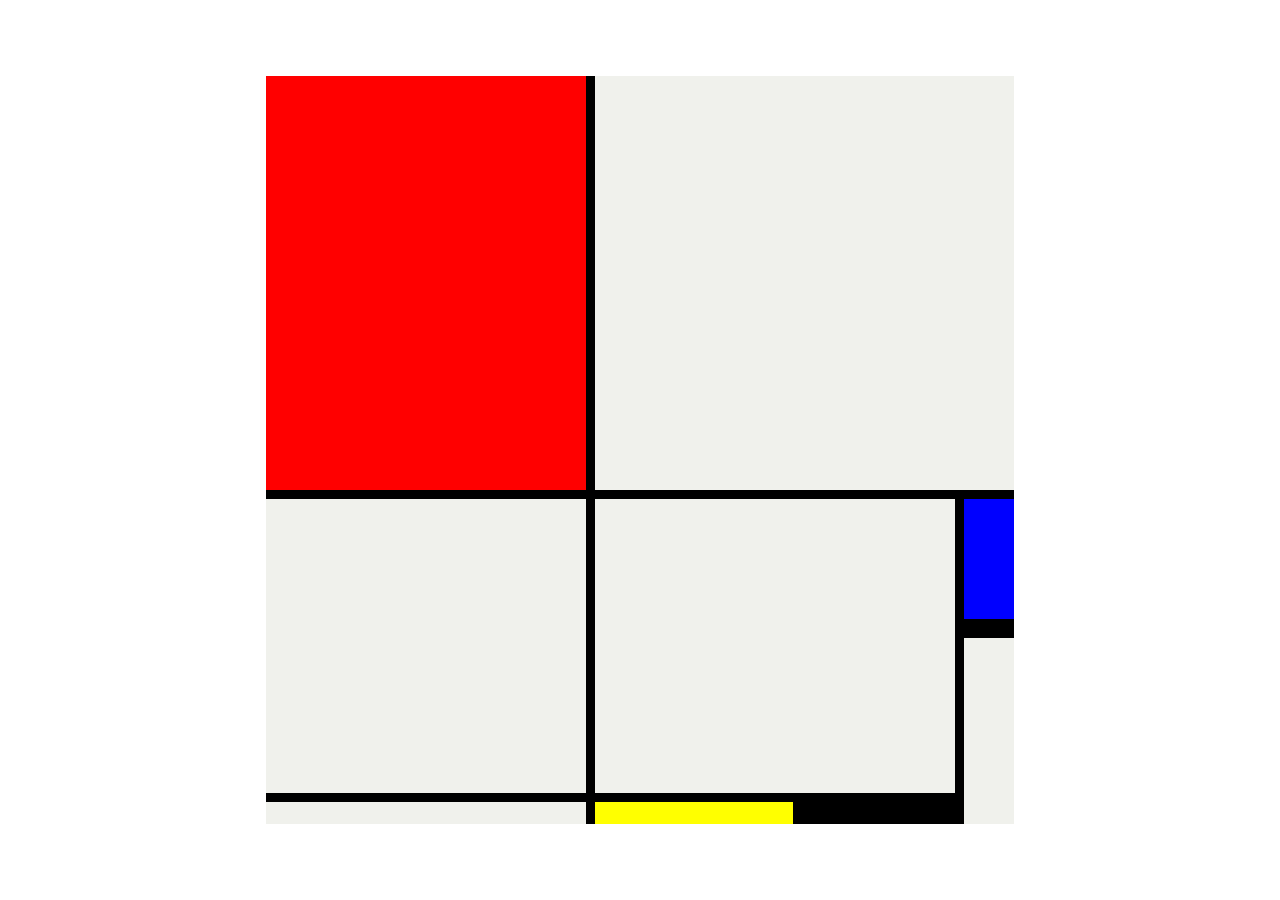
<file: 10.3 Mondrian Project/index.html>
<!DOCTYPE html>
<html lang="en">

<head>
  <meta charset="UTF-8">
  <meta name="viewport" content="width=device-width, initial-scale=1.0">
  <title>Mondrian Project</title>
  <style>
 
    body{
      display: flex;
      justify-content: center;
      align-items: center;
      height: 100vh;
      margin: 0;
      padding: 0;
    }

    .grid-container {
      display: grid;
      height: 748px;
      width: 748px;
      gap:9px;
      grid-template-rows: 414px 130px 155px 22px;
      grid-template-columns:320px 198px 153px 50px ;
      background-color: black;
    }

    .item{
      background-color: #F0F1EC;
    }

    .red{
      background-color: red;
    }
    .white1{
      grid-column: span 3;
    }
    .white2{
      grid-row: span 2;
    }
    .white3{
      grid-area:2/2/4/4 ;
    }
    .blue{
      background-color: blue;
      border-bottom:10px solid black ;
    }
    .white4{
      grid-row: span 2;
    }
   .yellow{
    background-color: yellow;
  }
  .black{
    background-color: black;
  }
    </style>
</head>

<body>
  
  <div class="grid-container">
    <div class="item red"></div>
    <div class="item white1"></div>
    <div class="item white2"></div>
    <div class="item white3"></div>
    <div class="item blue"></div>
    <div class="item white4"></div>
    <div class="item"></div>
    <div class="item yellow"></div>
    <div class="item black"></div>
  </div>
</body>

</html>
</file>
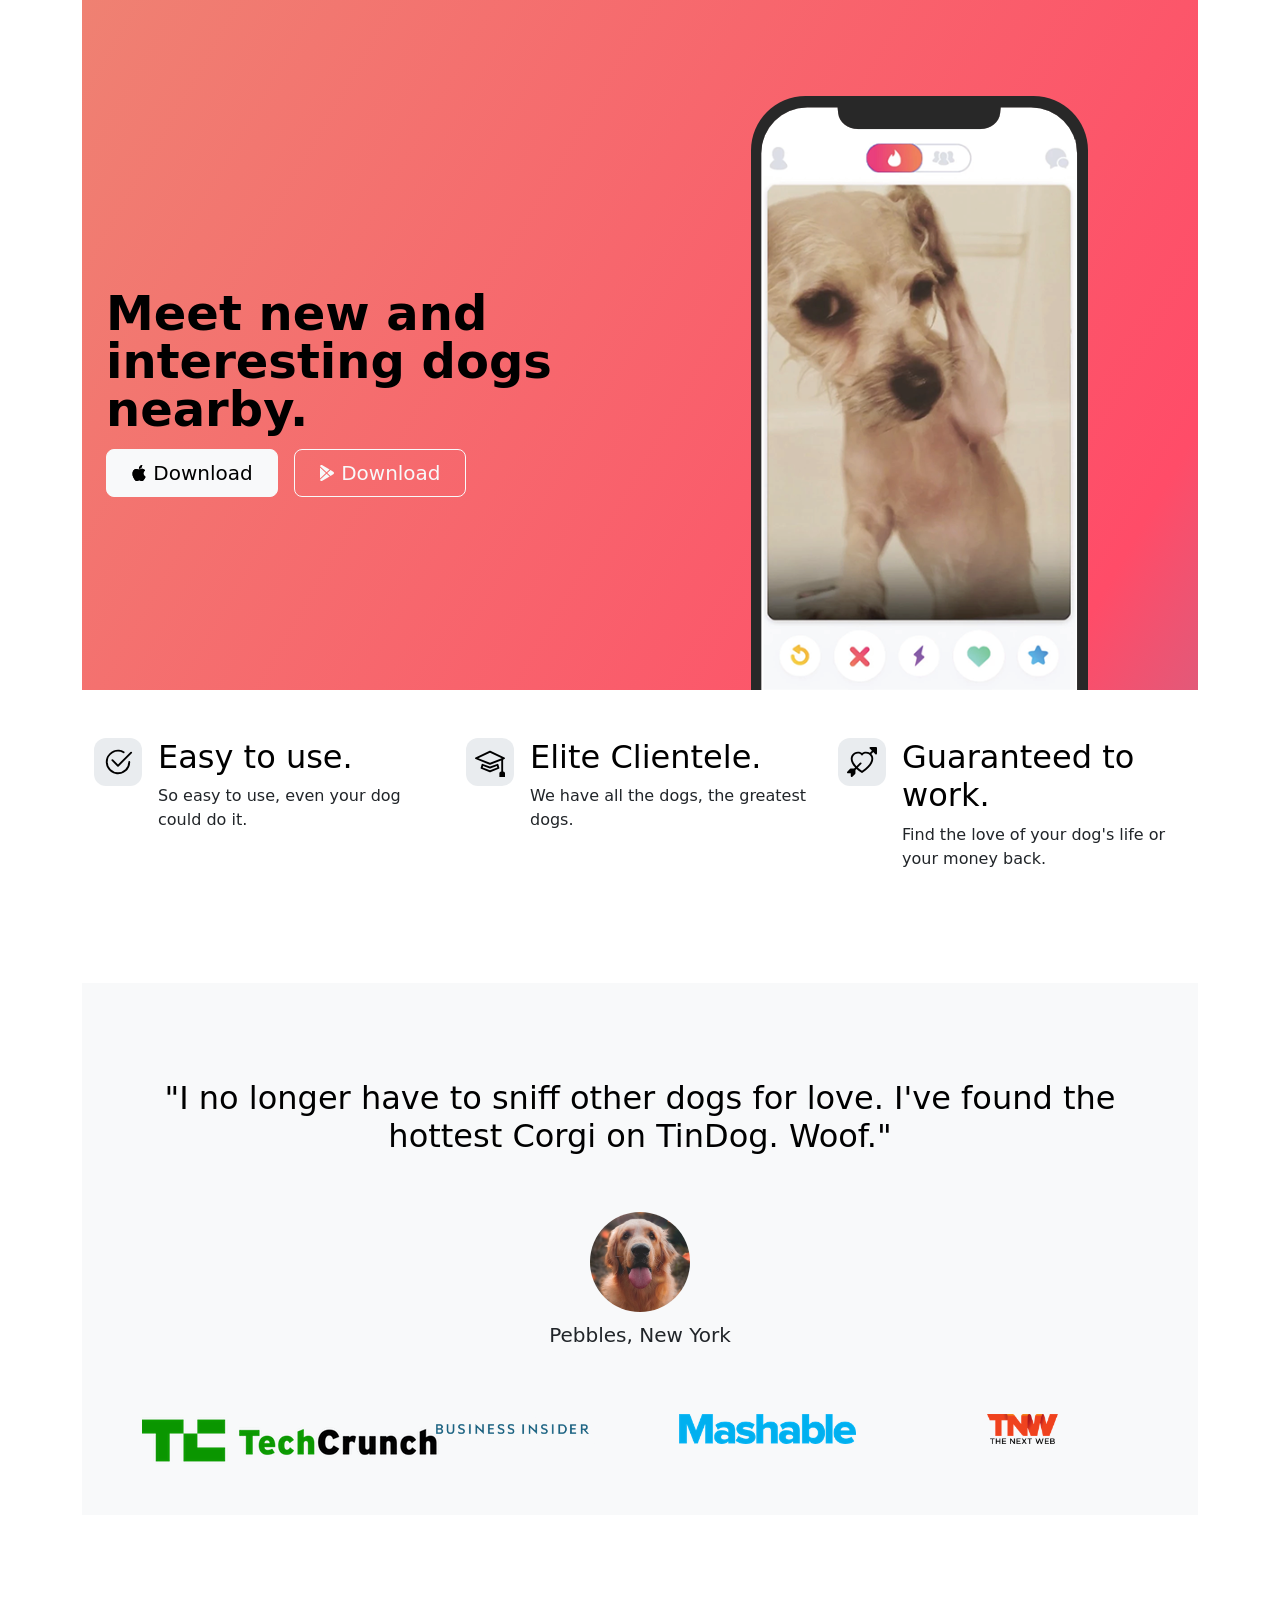
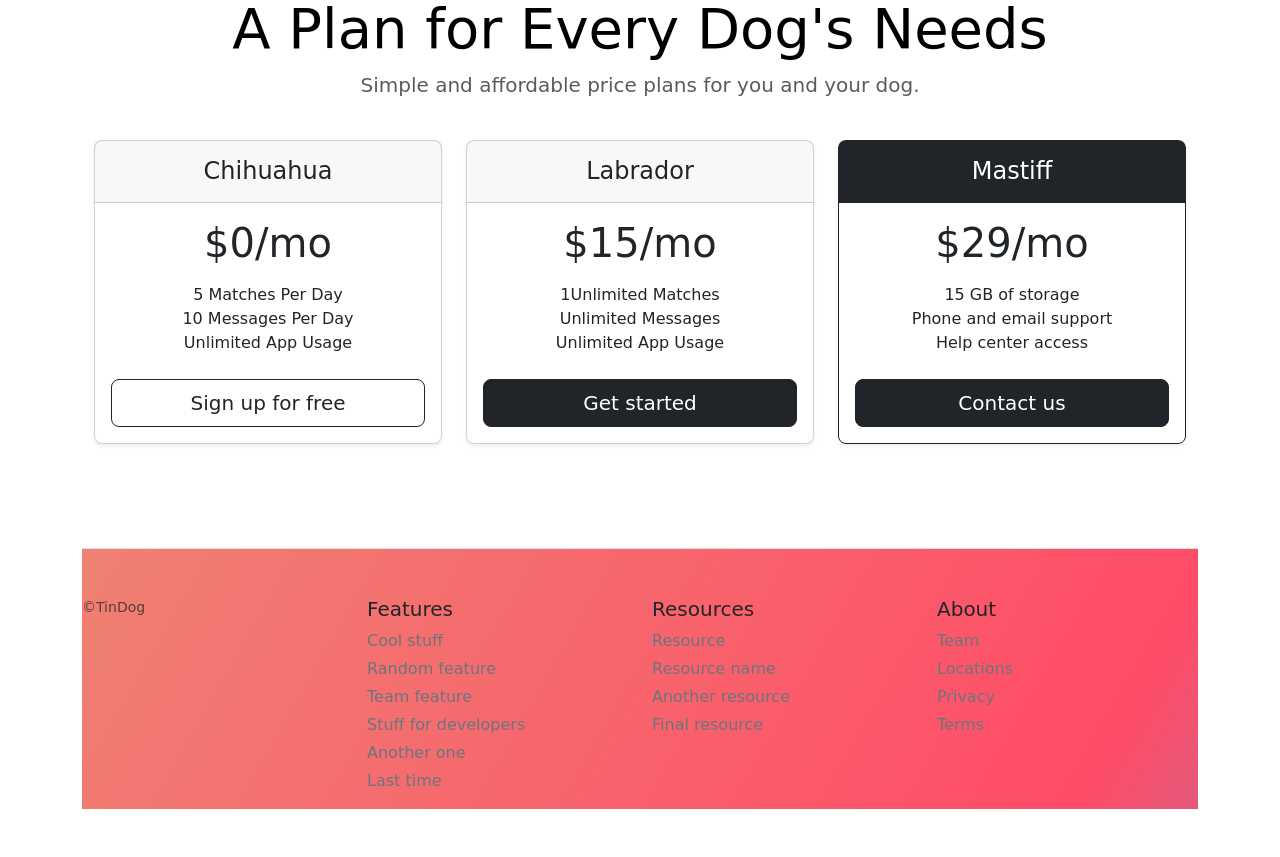
<file: 11.3 TinDog Project/index.html>
<!DOCTYPE html>
<html lang="en">

<head>
  <meta charset="UTF-8">
  <meta name="viewport" content="width=device-width, initial-scale=1.0">
  <title>TinDog</title>
  <link href="https://cdn.jsdelivr.net/npm/bootstrap@5.3.3/dist/css/bootstrap.min.css" rel="stylesheet" integrity="sha384-QWTKZyjpPEjISv5WaRU9OFeRpok6YctnYmDr5pNlyT2bRjXh0JMhjY6hW+ALEwIH" crossorigin="anonymous">
  <link rel="stylesheet" href="./css/style.css">
</head>

<body>
<div class="container">
  <!-- Title -->
  <section id="title" class="gradient-background">
    <div class="container col-xxl-8 px-4 pt-5">
      <div class="row flex-lg-row-reverse align-items-center g-5 pt-5">
        <div class="col-10 col-sm-8 col-lg-6">
          <img src="./images/iphone.png" class="d-block mx-lg-auto img-fluid" alt="Bootstrap Themes">
        </div>
        <div class="col-lg-6">
          <h1 class="display-5 fw-bold text-body-emphasis lh-1 mb-3">Meet new and interesting dogs nearby.</h1>
          <div class="d-grid gap-2 d-md-flex justify-content-md-start">
            <button type="button" class="btn btn-light btn-lg px-4 me-md-2"><svg xmlns="http://www.w3.org/2000/svg" width="16" height="16" fill="currentColor"
              class="bi bi-apple mb-1" viewBox="0 0 16 16">
<path
                d="M11.182.008C11.148-.03 9.923.023 8.857 1.18c-1.066 1.156-.902 2.482-.878 2.516.024.034 1.52.087 2.475-1.258.955-1.345.762-2.391.728-2.43Zm3.314 11.733c-.048-.096-2.325-1.234-2.113-3.422.212-2.189 1.675-2.789 1.698-2.854.023-.065-.597-.79-1.254-1.157a3.692 3.692 0 0 0-1.563-.434c-.108-.003-.483-.095-1.254.116-.508.139-1.653.589-1.968.607-.316.018-1.256-.522-2.267-.665-.647-.125-1.333.131-1.824.328-.49.196-1.422.754-2.074 2.237-.652 1.482-.311 3.83-.067 4.56.244.729.625 1.924 1.273 2.796.576.984 1.34 1.667 1.659 1.899.319.232 1.219.386 1.843.067.502-.308 1.408-.485 1.766-.472.357.013 1.061.154 1.782.539.571.197 1.111.115 1.652-.105.541-.221 1.324-1.059 2.238-2.758.347-.79.505-1.217.473-1.282Z" />
<path
                d="M11.182.008C11.148-.03 9.923.023 8.857 1.18c-1.066 1.156-.902 2.482-.878 2.516.024.034 1.52.087 2.475-1.258.955-1.345.762-2.391.728-2.43Zm3.314 11.733c-.048-.096-2.325-1.234-2.113-3.422.212-2.189 1.675-2.789 1.698-2.854.023-.065-.597-.79-1.254-1.157a3.692 3.692 0 0 0-1.563-.434c-.108-.003-.483-.095-1.254.116-.508.139-1.653.589-1.968.607-.316.018-1.256-.522-2.267-.665-.647-.125-1.333.131-1.824.328-.49.196-1.422.754-2.074 2.237-.652 1.482-.311 3.83-.067 4.56.244.729.625 1.924 1.273 2.796.576.984 1.34 1.667 1.659 1.899.319.232 1.219.386 1.843.067.502-.308 1.408-.485 1.766-.472.357.013 1.061.154 1.782.539.571.197 1.111.115 1.652-.105.541-.221 1.324-1.059 2.238-2.758.347-.79.505-1.217.473-1.282Z" />
</svg> Download</button>
            <button type="button" class="btn btn-outline-light btn-lg px-4"><svg xmlns="http://www.w3.org/2000/svg" width="16" height="16" fill="currentColor"
              class="bi bi-google-play mb-1" viewBox="0 0 16 16">
<path
                d="M14.222 9.374c1.037-.61 1.037-2.137 0-2.748L11.528 5.04 8.32 8l3.207 2.96 2.694-1.586Zm-3.595 2.116L7.583 8.68 1.03 14.73c.201 1.029 1.36 1.61 2.303 1.055l7.294-4.295ZM1 13.396V2.603L6.846 8 1 13.396ZM1.03 1.27l6.553 6.05 3.044-2.81L3.333.215C2.39-.341 1.231.24 1.03 1.27Z" />
</svg> Download</button>
          </div>
        </div>
      </div>
    </div>

  </section>
  <!-- Features -->
  <section id="features">
  <div class="container">
    <div class="row g-4 py-5 row-cols-1 row-cols-lg-3">
      <div class="col d-flex align-items-start">
        <div class="icon-square text-body-emphasis bg-body-secondary d-inline-flex align-items-center justify-content-center fs-4 flex-shrink-0 me-3">
          <svg xmlns="http://www.w3.org/2000/svg" height="30" fill="currentColor" class="bi bi-check2-circle"
              viewBox="0 0 16 16">
<path
                d="M2.5 8a5.5 5.5 0 0 1 8.25-4.764.5.5 0 0 0 .5-.866A6.5 6.5 0 1 0 14.5 8a.5.5 0 0 0-1 0 5.5 5.5 0 1 1-11 0z" />
<path
                d="M15.354 3.354a.5.5 0 0 0-.708-.708L8 9.293 5.354 6.646a.5.5 0 1 0-.708.708l3 3a.5.5 0 0 0 .708 0l7-7z" />
</svg>

        </div>
        <div>
          <h3 class="fs-2 text-body-emphasis">Easy to use.</h3>
          <p>
            So easy to use, even your dog could do it.</p>
        </div>
      </div>
      <div class="col d-flex align-items-start">
        <div class="icon-square text-body-emphasis bg-body-secondary d-inline-flex align-items-center justify-content-center fs-4 flex-shrink-0 me-3">
          <svg xmlns="http://www.w3.org/2000/svg" height="30" fill="currentColor" class="bi bi-mortarboard" viewBox="0 0 16 16">
            <path d="M8.211 2.047a.5.5 0 0 0-.422 0l-7.5 3.5a.5.5 0 0 0 .025.917l7.5 3a.5.5 0 0 0 .372 0L14 7.14V13a1 1 0 0 0-1 1v2h3v-2a1 1 0 0 0-1-1V6.739l.686-.275a.5.5 0 0 0 .025-.917l-7.5-3.5ZM8 8.46 1.758 5.965 8 3.052l6.242 2.913L8 8.46Z"/>
            <path d="M4.176 9.032a.5.5 0 0 0-.656.327l-.5 1.7a.5.5 0 0 0 .294.605l4.5 1.8a.5.5 0 0 0 .372 0l4.5-1.8a.5.5 0 0 0 .294-.605l-.5-1.7a.5.5 0 0 0-.656-.327L8 10.466 4.176 9.032Zm-.068 1.873.22-.748 3.496 1.311a.5.5 0 0 0 .352 0l3.496-1.311.22.748L8 12.46l-3.892-1.556Z"/>
            </svg>
        </div>
        <div>
          <h3 class="fs-2 text-body-emphasis"> Elite Clientele.</h3>
          <p>
            We have all the dogs, the greatest dogs.</p>
        </div>
      </div>
      <div class="col d-flex align-items-start">
        <div class="icon-square text-body-emphasis bg-body-secondary d-inline-flex align-items-center justify-content-center fs-4 flex-shrink-0 me-3">
          <svg xmlns="http://www.w3.org/2000/svg" height="30" fill="currentColor" class="bi bi-arrow-through-heart"
              viewBox="0 0 16 16">
<path fill-rule="evenodd"
                d="M2.854 15.854A.5.5 0 0 1 2 15.5V14H.5a.5.5 0 0 1-.354-.854l1.5-1.5A.5.5 0 0 1 2 11.5h1.793l.53-.53c-.771-.802-1.328-1.58-1.704-2.32-.798-1.575-.775-2.996-.213-4.092C3.426 2.565 6.18 1.809 8 3.233c1.25-.98 2.944-.928 4.212-.152L13.292 2 12.147.854A.5.5 0 0 1 12.5 0h3a.5.5 0 0 1 .5.5v3a.5.5 0 0 1-.854.354L14 2.707l-1.006 1.006c.236.248.44.531.6.845.562 1.096.585 2.517-.213 4.092-.793 1.563-2.395 3.288-5.105 5.08L8 13.912l-.276-.182a21.86 21.86 0 0 1-2.685-2.062l-.539.54V14a.5.5 0 0 1-.146.354l-1.5 1.5Zm2.893-4.894A20.419 20.419 0 0 0 8 12.71c2.456-1.666 3.827-3.207 4.489-4.512.679-1.34.607-2.42.215-3.185-.817-1.595-3.087-2.054-4.346-.761L8 4.62l-.358-.368c-1.259-1.293-3.53-.834-4.346.761-.392.766-.464 1.845.215 3.185.323.636.815 1.33 1.519 2.065l1.866-1.867a.5.5 0 1 1 .708.708L5.747 10.96Z" />
</svg>
        </div>
        <div>
          <h3 class="fs-2 text-body-emphasis">Guaranteed to work.</h3>
          <p>
            Find the love of your dog's life or your money back.</p>
         
        </div>
      </div>
    </div>
  </div>

  </section>
  <!-- Testimonial -->
  <section id="testimonial">
    <div class="my-5">
      <div class="p-5 text-center bg-body-tertiary">
        <div class="container py-5">
          <h2 class="text-body-emphasis">"I no longer have to sniff other dogs for love. I've found the hottest Corgi on TinDog. Woof."</h2>
          <img class="profile-img mt-5" src="./images/dog-img.jpg" alt="idk">
          <p class="col-lg-8 mx-auto lead mt-2">
             Pebbles, New York
          </p>
        </div>
        <div class="container">
          <div class="row">
            <div class="col-lg-3 col-sm-12">
              <img src="./images/techcrunch.png" alt=""></div>
            <div class="col-lg-3 col-sm-12"> <img src="./images/bizinsider.png" alt="" height="30"></div>
             
            <div class="col-lg-3 col-sm-12"><img src="./images/mashable.png" alt="" height="30"></div>
              
            <div class="col-lg-3 col-sm-12"><img src="./images/tnw.png" alt="" height="30"></div>
              
            
          </div>
        </div>
      </div>
    </div>

  </section>
  <!-- Pricing -->
  <section id="pricing">
    <div class="container py-3">
    
        <div class="pricing-header p-3 pb-md-4 mx-auto text-center">
          <h1 class="display-4 fw-normal text-body-emphasis ">A Plan for Every Dog's Needs</h1>
          <p class="fs-5 text-body-secondary">Simple and affordable price plans for you and your dog.</p>
        </div>
      </header>
    
      <main>
        <div class="row row-cols-1 row-cols-md-3 mb-3 text-center">
          <div class="col">
            <div class="card mb-4 rounded-3 shadow-sm">
              <div class="card-header py-3">
                <h4 class="my-0 fw-normal">Chihuahua</h4>
              </div>
              <div class="card-body">
                <h1 class="card-title pricing-card-title">$0/mo</h1>
                <ul class="list-unstyled mt-3 mb-4">
                  <li></li>
                  <li> 5 Matches Per Day</li>
                  <li> 10 Messages Per Day</li>
                  <li>Unlimited App Usage</li>
                </ul>
                <button type="button" class="w-100 btn btn-lg btn-outline-dark">Sign up for free</button>
              </div>
            </div>
          </div>
          <div class="col">
            <div class="card mb-4 rounded-3 shadow-sm">
              <div class="card-header py-3">
                <h4 class="my-0 fw-normal">Labrador</h4>
              </div>
              <div class="card-body">
                <h1 class="card-title pricing-card-title">$15/mo</h1>
                <ul class="list-unstyled mt-3 mb-4">
                  <li>
                    </li>
                  <li>1Unlimited Matches</li>
                  <li>Unlimited Messages</li>
                  <li>Unlimited App Usage</li>
                </ul>
                <button type="button" class="w-100 btn btn-lg btn-dark">Get started</button>
              </div>
            </div>
          </div>
          <div class="col">
            <div class="card mb-4 rounded-3 shadow-sm border-dark">
              <div class="card-header py-3 text-bg-dark border-dark">
                <h4 class="my-0 fw-normal">Mastiff</h4>
              </div>
              <div class="card-body">
                <h1 class="card-title pricing-card-title">$29/mo</h1>
                <ul class="list-unstyled mt-3 mb-4">
                  <li></li>
                  <li>15 GB of storage</li>
                  <li>Phone and email support</li>
                  <li>Help center access</li>
                </ul>
                <button type="button" class="w-100 btn btn-lg btn-dark">Contact us</button>
              </div>
            </div>
          </div>
        </div>

  </section>
  <!-- Footer -->
  <section id="footer" class="gradient-background">
    <footer class="pt-4 my-md-5 pt-md-5 border-top">
      <div class="row">
        <div class="col-12 col-md">
          <small class="d-block mb-3 text-body-secondary">   ©TinDog</small>
        </div>
        <div class="col-6 col-md">
          <h5>Features</h5>
          <ul class="list-unstyled text-small">
            <li class="mb-1"><a class="link-secondary text-decoration-none" href="#">Cool stuff</a></li>
            <li class="mb-1"><a class="link-secondary text-decoration-none" href="#">Random feature</a></li>
            <li class="mb-1"><a class="link-secondary text-decoration-none" href="#">Team feature</a></li>
            <li class="mb-1"><a class="link-secondary text-decoration-none" href="#">Stuff for developers</a></li>
            <li class="mb-1"><a class="link-secondary text-decoration-none" href="#">Another one</a></li>
            <li class="mb-1"><a class="link-secondary text-decoration-none" href="#">Last time</a></li>
          </ul>
        </div>
        <div class="col-6 col-md">
          <h5>Resources</h5>
          <ul class="list-unstyled text-small">
            <li class="mb-1"><a class="link-secondary text-decoration-none" href="#">Resource</a></li>
            <li class="mb-1"><a class="link-secondary text-decoration-none" href="#">Resource name</a></li>
            <li class="mb-1"><a class="link-secondary text-decoration-none" href="#">Another resource</a></li>
            <li class="mb-1"><a class="link-secondary text-decoration-none" href="#">Final resource</a></li>
          </ul>
        </div>
        <div class="col-6 col-md">
          <h5>About</h5>
          <ul class="list-unstyled text-small">
            <li class="mb-1"><a class="link-secondary text-decoration-none" href="#">Team</a></li>
            <li class="mb-1"><a class="link-secondary text-decoration-none" href="#">Locations</a></li>
            <li class="mb-1"><a class="link-secondary text-decoration-none" href="#">Privacy</a></li>
            <li class="mb-1"><a class="link-secondary text-decoration-none" href="#">Terms</a></li>
          </ul>
        </div>
      </div>
    </footer>
  </div>
  </section>
</div>
</body>

</html>
</file>
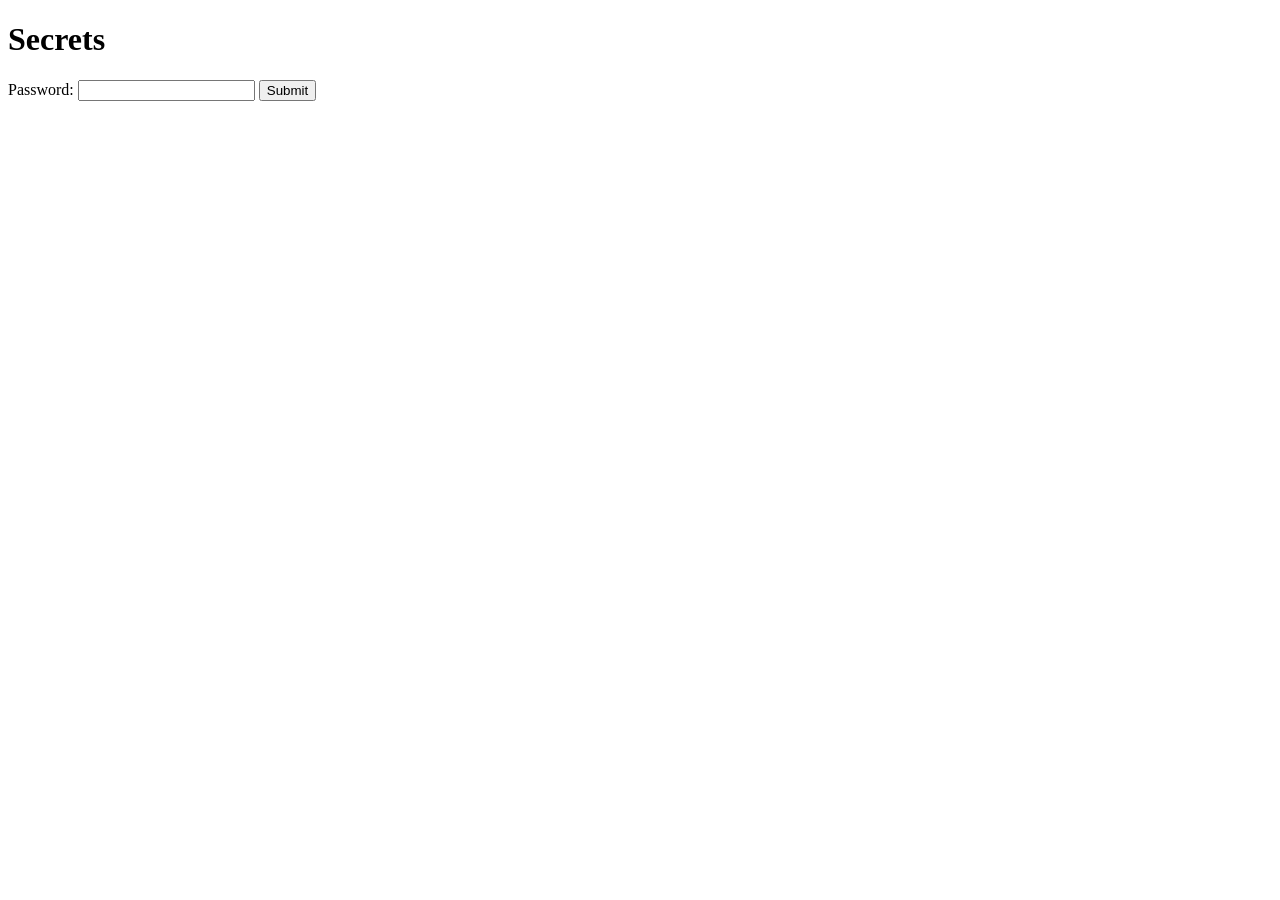
<file: 3.5 Secrets Project/public/index.html>
<!DOCTYPE html>
<html>

<head>
  <title>Secrets</title>
</head>

<body>
  <h1>Secrets</h1>
  <form action="/check" method="POST">
    <label for="password">Password:</label>
    <input type="text" id="password" name="password" required>
    <input type="submit" value="Submit">
  </form>
</body>

</html>
</file>
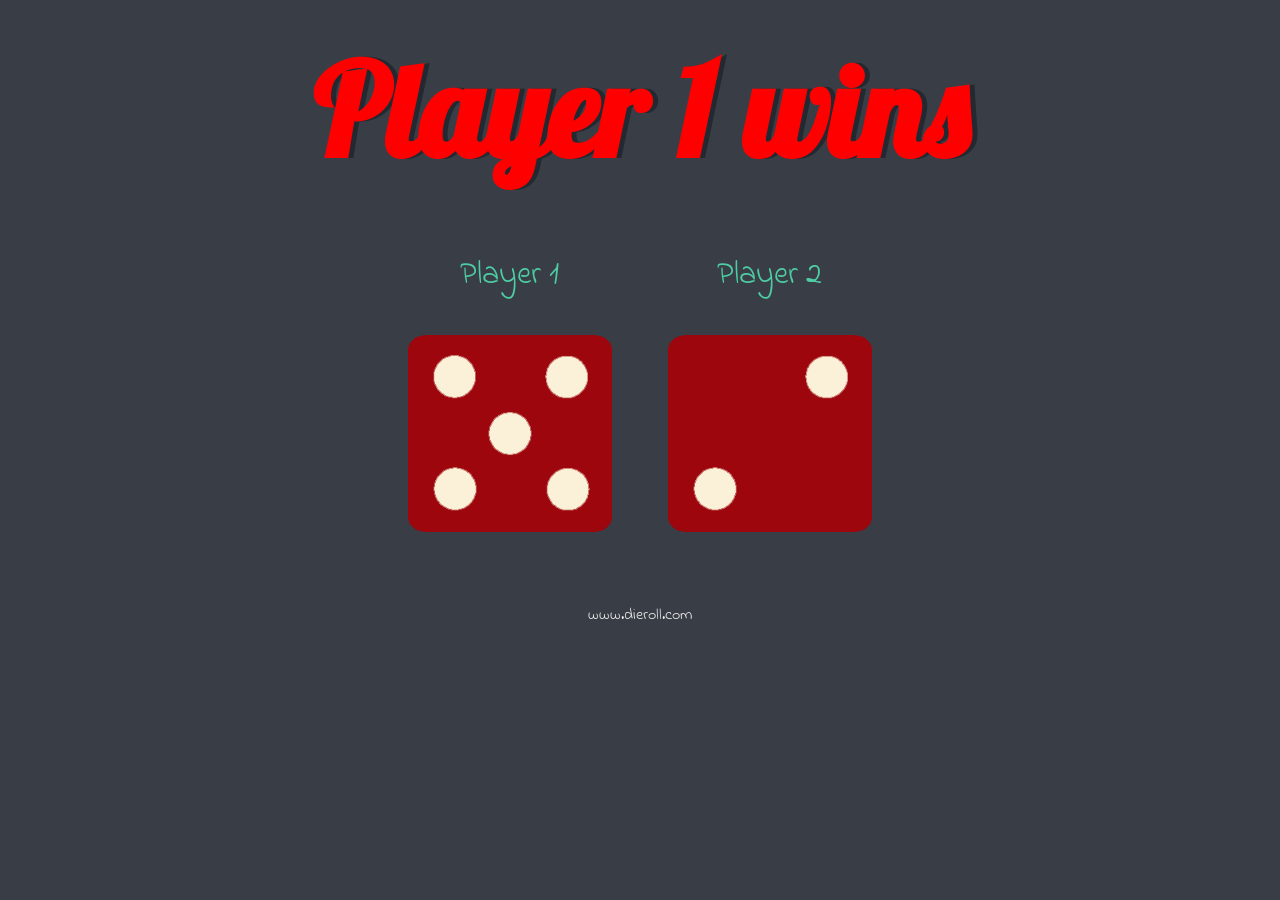
<file: Dicee-project/dicee.html>
<!DOCTYPE html>
<html lang="en" dir="ltr">
  <head>
    <meta charset="utf-8" />
    <title>Dicee</title>
    <link rel="stylesheet" href="styles.css" />
    <link
      href="https://fonts.googleapis.com/css?family=Indie+Flower|Lobster"
      rel="stylesheet"
    />
  </head>
  <body>
    <div class="container">
      <h1>Refresh Me</h1>

      <div class="dice">
        <p>Player 1</p>
        <img class="img1" src="images/dice6.png" />
      </div>

      <div class="dice">
        <p>Player 2</p>
        <img class="img2" src="images/dice6.png" />
      </div>
    </div>

    <footer>www.dieroll.com</footer>
    <script src="index.js" charset="utf-8"></script>
  </body>
</html>
</file>
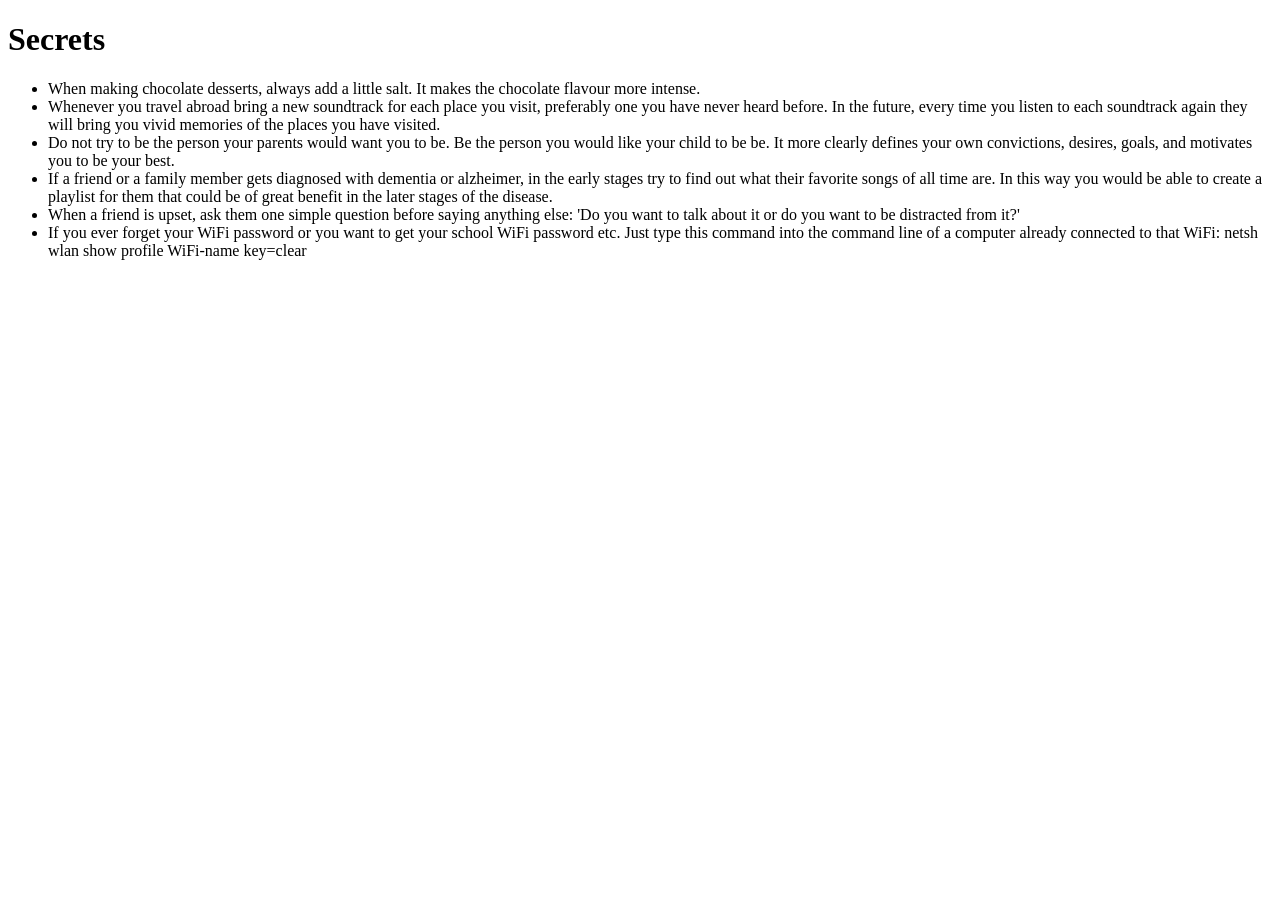
<file: 3.5 Secrets Project/public/secret.html>
<!DOCTYPE html>
<html lang="en">

<head>
  <meta charset="UTF-8">
  <meta name="viewport" content="width=device-width, initial-scale=1.0">
  <title>Secrets</title>
</head>

<body>
  <h1>Secrets</h1>
  <ul>
    <li>When making chocolate desserts, always add a little salt. It makes the chocolate flavour more intense.</li>
    <li>Whenever you travel abroad bring a new soundtrack for each place you visit, preferably one you have never heard
      before.
      In the future, every time you listen to each soundtrack again they will bring you vivid memories of the places you
      have
      visited.</li>
    <li>Do not try to be the person your parents would want you to be. Be the person you would like your child to be be.
      It more
      clearly
      defines your own convictions, desires, goals, and motivates you to be your best.</li>
    <li>If a friend or a family member gets diagnosed with dementia or alzheimer, in the early stages try to find out
      what their
      favorite songs of all time are. In this way you would be able to create a playlist for them that could be of great
      benefit in the later stages of the disease.</li>
    <li>When a friend is upset, ask them one simple question before saying anything else: 'Do you want to talk about it
      or do
      you want to be distracted from it?'</li>
    <li>If you ever forget your WiFi password or you want to get your school WiFi password etc. Just type this command
      into the
      command line of a computer already connected to that WiFi: netsh wlan show profile WiFi-name key=clear</li>
  </ul>

</body>

</html>
</file>
<file: 11.3 TinDog Project/css/style.css>
@keyframes gradient-animation {
  0% {
    background-position: 0% 50%;
  }
  50% {
    background-position: 100% 50%;
  }
  100% {
    background-position: 0% 50%;
  }
}

.icon-square {
  width: 3rem;
  height: 3rem;
  border-radius: 0.75rem;
}

.profile-img {
  height: 100px;
  border-radius: 50%;
}

.gradient-background {
  background: linear-gradient(300deg, #00bfff, #ff4c68, #ef8172);
  background-size: 180% 180%;
  animation: gradient-animation 18s ease infinite;
}
</file>
<file: Dicee-project/styles.css>
.container {
  width: 70%;
  margin: auto;
  text-align: center;
}

.dice {
  text-align: center;
  display: inline-block;

}

body {
  background-color: #393E46;
}

h1 {
  margin: 30px;
  font-family: 'Lobster', cursive;
  text-shadow: 5px 0 #232931;
  font-size: 8rem;
  color: #4ECCA3;
}

p {
  font-size: 2rem;
  color: #4ECCA3;
  font-family: 'Indie Flower', cursive;
}

img {
  width: 80%;
}

footer {
  margin-top: 5%;
  color: #EEEEEE;
  text-align: center;
  font-family: 'Indie Flower', cursive;

}
</file>
